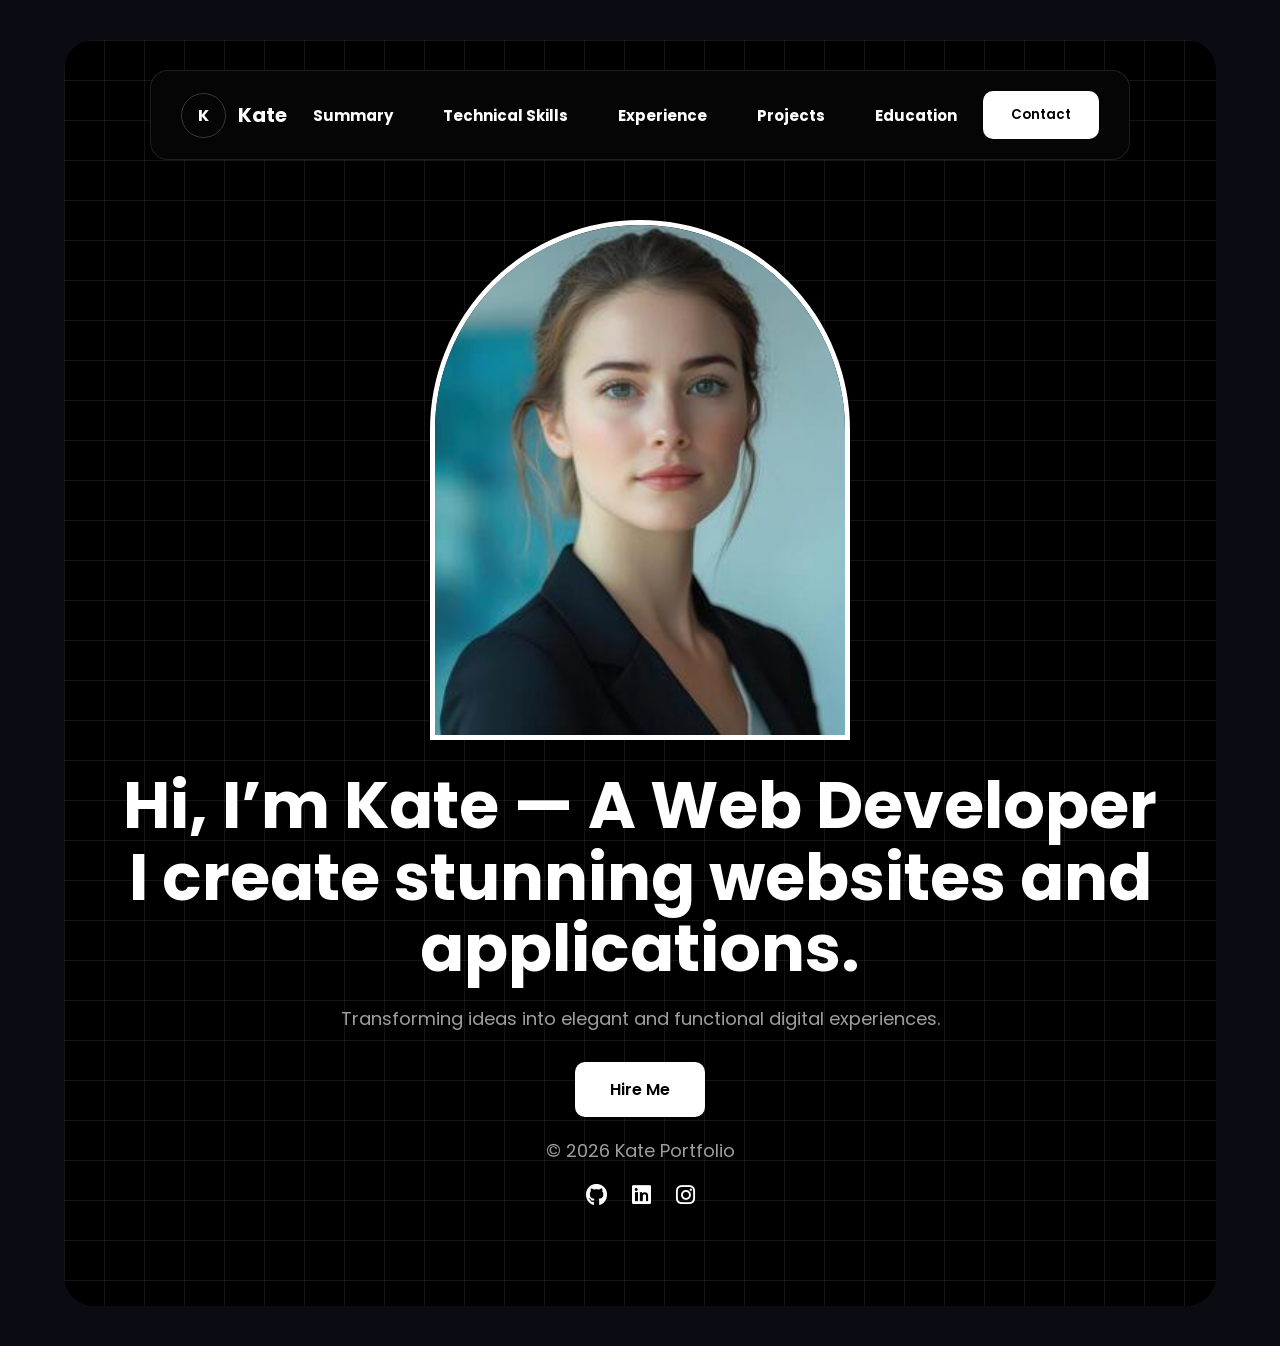
<file: index.html>
<!DOCTYPE html>
<html lang="en">
<head>
    <link rel="stylesheet"
href="https://cdnjs.cloudflare.com/ajax/libs/font-awesome/6.5.1/css/all.min.css">

    <meta charset="UTF-8">
    <meta name="viewport" content="width=device-width, initial-scale=1.0">
    <title>Portfolio Design</title>

    <!-- GOOGLE FONT -->
    <link href="https://fonts.googleapis.com/css2?family=Poppins:wght@300;400;500;600;700&display=swap" rel="stylesheet">

    <style>

        *{
            margin: 0;
            padding: 0;
            box-sizing: border-box;
            font-family: 'Poppins', sans-serif;
        }

        body{
            background: #0b0b14;
            cursor: crosshair;
            color: white;
        }

        /* MAIN CONTAINER */

        .container{
            width: 90%;
            margin: 40px auto;
            min-height: 100vh;

            border-radius: 30px;

            /* GRID BACKGROUND */
            background-color: black;

            background-image:
            linear-gradient(rgba(255,255,255,0.08) 1px, transparent 1px),
            linear-gradient(90deg, rgba(255,255,255,0.08) 1px, transparent 1px);

            background-size: 40px 40px;

            padding-bottom: 100px;
            animation: fadeIn 1.5s ease;
        }

        @keyframes fadeIn{
    from{
        opacity: 0;
        transform: translateY(30px);
    }

    to{
        opacity: 1;
        transform: translateY(0);
    }
}
        

        /* NAVBAR */

        nav{
            width: 85%;
            margin: auto;

            display: flex;
            justify-content: space-between;
            align-items: center;

            padding: 20px 30px;

            background: #050505;

            border: 1px solid rgba(255,255,255,0.1);

            border-radius: 18px;

            position: relative;
            top: 30px;
        }

        /* LOGO */

        .logo{
            display: flex;
            align-items: center;
            gap: 12px;
        }

        .circle{
            width: 45px;
            height: 45px;
            border-radius: 50%;

            border: 1px solid rgba(255,255,255,0.2);

            display: flex;
            justify-content: center;
            align-items: center;

            font-weight: bold;
        }

        .logo h2{
            font-size: 20px;
        }

        /* NAV LINKS */

        .nav-links{
            display: flex;
            gap: 50px;
        }

        .nav-links a{
            text-decoration: none;
            color: white;
            font-size: 15px;
            transition: 0.3s;
        }

        .nav-links a:hover{
            color: #999;
        }

        /* ACTIVE BUTTON */

        .active{
            background: #161616;
            padding: 12px 22px;
            border-radius: 10px;
        }

        /* CONTACT BUTTON */

        .contact-btn{
            background: white;
            color: black;
            padding: 14px 28px;
            border-radius: 10px;
            border: none;

            font-weight: 600;
            cursor: pointer;
             transition: 0.3s;
        }
          .contact-btn:hover{
            transform: scale(1.05);
        }

        /* HERO SECTION */

        .hero{
            display: flex;
            flex-direction: column;
            align-items: center;

            margin-top: 90px;
            text-align: center;
        }

        /* IMAGE */

        .hero img{
            width: 420px;
            height: 520px;

            object-fit: cover;

            border-radius: 250px 250px 0 0;

            border: 5px solid white;
             transition: 0.4s;
        }
        .hero img:hover{
    transform: scale(1.03);
        }

        /* TEXT */

        .hero h1{
            font-size: 65px;
            line-height: 1.1;

            margin-top: 30px;
        }

        .hero p{
            margin-top: 20px;
            color: #9e9e9e;
            font-size: 18px;
        }

        /* BUTTON */

        .hero button{
            margin-top: 30px;

            padding: 15px 35px;

            border: none;
            border-radius: 10px;

            background: white;
            color: black;

            font-weight: 600;
            cursor: pointer;

            transition: 0.3s;
        }

        .hero button:hover{
            transform: scale(1.05);
        }

        /* RESPONSIVE DESIGN */

        @media(max-width: 900px){

            nav{
                flex-direction: column;
                gap: 20px;
            }

            .nav-links{
                gap: 20px;
                flex-wrap: wrap;
                justify-content: center;
            }

            .hero h1{
                font-size: 40px;
            }

            .hero img{
                width: 300px;
                height: 400px;
            }

        }
        .social-icons {
    display: flex;
    justify-content: center;
    gap: 25px;
    margin-top: 20px;
    font-size: 22px;
}

.social-icons i {
    cursor: pointer;
    transition: 0.3s;
}

.social-icons i:hover {
    transform: scale(1.2);
    color: #999;
}
.hire-btn{
    display: inline-block;

    margin-top: 30px;
    padding: 15px 35px;

    background: white;
    color: black;

    text-decoration: none;
    border-radius: 10px;

    font-weight: 600;
    cursor: pointer;

    transition: 0.3s;
}

.hire-btn:hover{
    transform: scale(1.05);
}

    </style>

</head>
<body>

    <div class="container">

        <!-- NAVBAR -->

        <nav>

            <!-- LOGO -->

            <div class="logo">

                <div class="circle">
                    K
                </div>

                  <h2>Kate</h2>

            </div>

            <!-- LINKS -->

            <!-- <div class="nav-links">

                <a class="active" href="">Home</a>
                <a href="">About</a>
                <a href="">Services</a>
                <a href="">Projects</a>

            </div> -->
             <div class="nav-links">
        <!-- <div><a href="index.html"><b>Home</b></a></div> -->
       <div> <a href="summary.html"><b>Summary</b></a> </div>
        <div><a href="technical.html"><b>Technical Skills</b></a></div>
        <div><a href="experience.html"><b>Experience</b></a></div>
        <div><a href="projects.html"><b>Projects</b></a></div>
        <div><a href="education.html"><b>Education</b></a></div>
    </div>

            <!-- BUTTON -->

            <button class="contact-btn">
                Contact
            </button>

        </nav>

        <!-- HERO SECTION -->

        <section class="hero">

            <!-- YOUR IMAGE -->

            <img src="a-woman-in-a-business-suit-looking-at-the-camera-photo.jpeg" alt="Profile Image">

            <!-- TEXT -->

            <h1>
                 Hi, I’m Kate — A Web Developer <br>
                I create stunning websites and applications.
            </h1>

            <p>
                Transforming ideas into elegant and functional digital experiences.
            </p>

            <!-- BUTTON -->

            <!-- HERO BUTTON -->
<a class="hire-btn" href="hireme.html">
    Hire Me
</a>
            <footer>
    <p>© 2026 Kate Portfolio</p>
</footer>
        
<!-- SOCIAL ICONS BELOW FOOTER -->
<div class="social-icons">
    <i class="fa-brands fa-github"></i>
    <i class="fa-brands fa-linkedin"></i>
    <i class="fa-brands fa-instagram"></i>
</div>

        </section>

    </div>

</body>
</html>
</file>
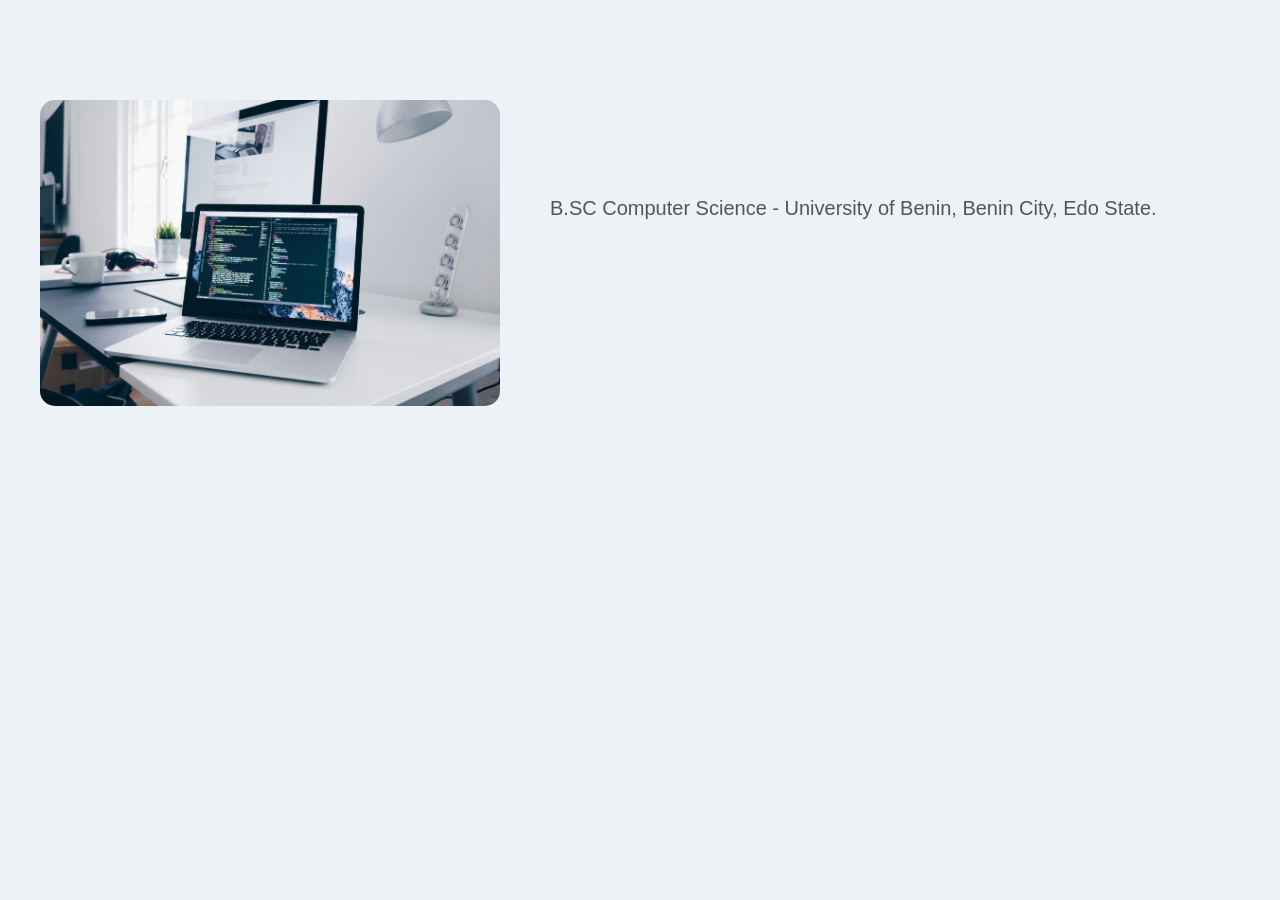
<file: education.html>
<!-- <!DOCTYPE html>
<html>
     <title>Background Image</title>
    <style>
        body {
            background-image: url("marvin-meyer-SYTO3xs06fU-unsplash.jpg"); /* path to your image */
            background-size: cover;            /* makes it fill the screen */
           /* background-repeat: no-repeat;      /* prevents repeating */
            background-position: center;   /* centers the image */
            color: black;    
        }
    </style>
</head>
    <body>
        <p>B.SC Cmputer Science - University of Benin, Benin City, Edo State.</p>  
    </body>
</html> -->


<!DOCTYPE html>
<html lang="en">
<head>
    <meta charset="UTF-8">
    <meta name="viewport" content="width=device-width, initial-scale=1.0">
    <title>My Portfolio</title>

    <style>

        /* Remove default spacing */
        *{
            margin: 0;
            padding: 0;
            box-sizing: border-box;
        }

        /* Page styling */
       body{
        cursor: crosshair;
    font-family: Arial, sans-serif;
   background-color: #edf2f7;
    padding-top: 100px;
    padding-left: 40px;
    padding-right: 40px;
}

        /* Main container */
        .container{
            display: flex;
            justify-content: space-between;
            align-items: flex-start;
            gap: 50px;
            animation: fadeIn 1.5s ease;
        }

        @keyframes fadeIn{
    from{
        opacity: 0;
        transform: translateY(30px);
    }

    to{
        opacity: 1;
        transform: translateY(0);
    }
}
        

        /* LEFT SIDE IMAGES */
        .image-section{
            width: 40%;
            display: flex;
            flex-direction: column;
            gap: 20px;
        }

        /* Image styling */
        .image-section img{
            width: 100%;
            border-radius: 15px;
            transition: 0.4s;
}

.image-section img:hover{
    transform: scale(1.03);

        }

        /* RIGHT SIDE TEXT */
        .text-section{
            width: 60%;
             margin-top: 90px;
        }



        /* Paragraphs */
        .text-section p{
            font-size: 20px;
            line-height: 1.8;
            color: #555;
        }


    </style>
</head>

<body>

    <div class="container">

        <!-- LEFT SIDE IMAGES -->
        <div class="image-section">

            <img src="christopher-gower-m_HRfLhgABo-unsplash.jpg" alt="My Picture">
            <!-- <img src="austin-poon-JO_S6ewBqAk-unsplash.jpg" alt="Project Image">
            <img src="image3.jpg" alt="Another Image"> -->

        </div>

        <!-- RIGHT SIDE TEXT -->
        <div class="text-section">

            <p>
                B.SC Computer Science - University of Benin, Benin City, Edo State.
            </p>

           
        </div>

    </div>

</body>
</html>
</file>
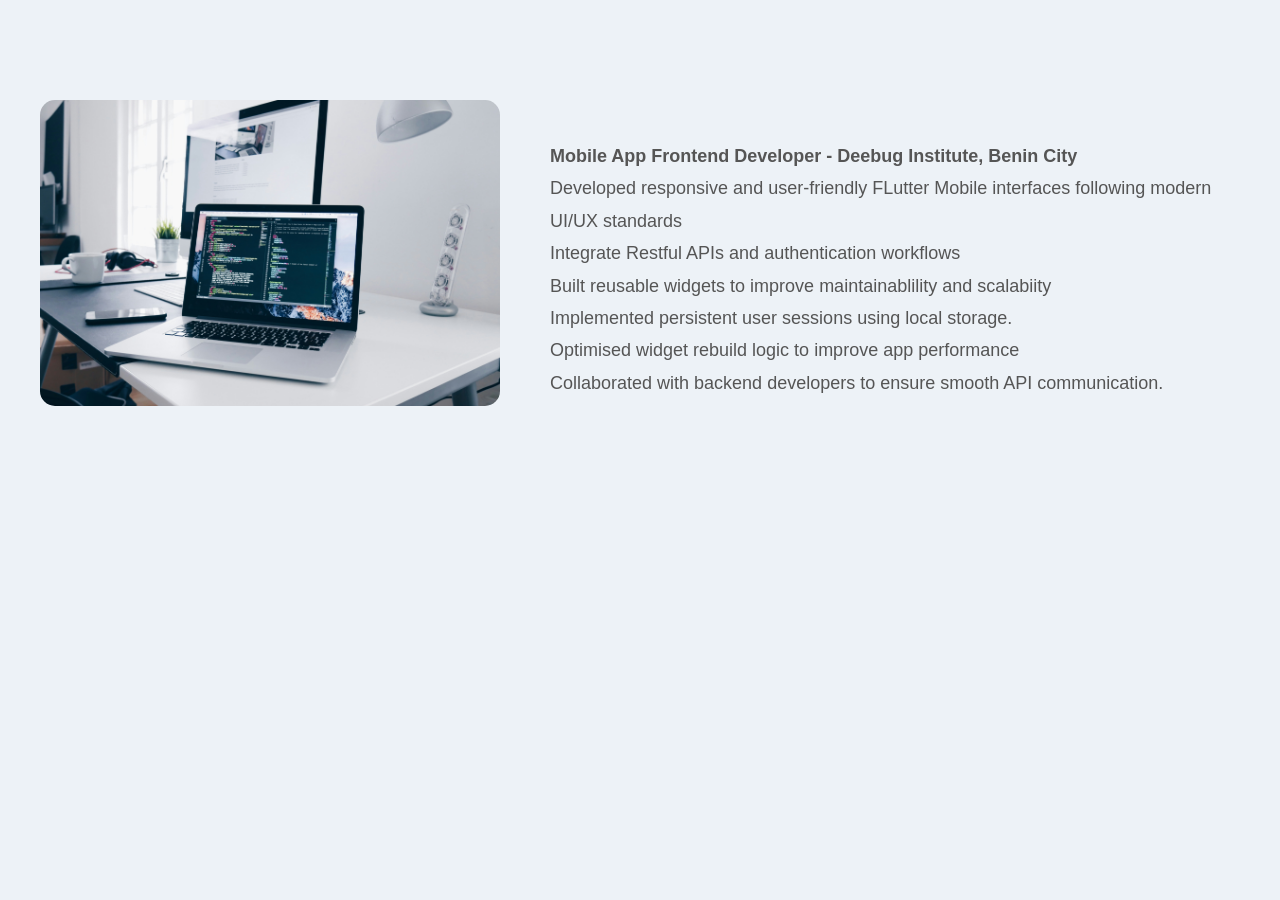
<file: experience.html>
<!-- <!DOCTYPE html>
<html>
    <title>Background Image</title>
    <style>
        body {
            background-image: url("christopher-gower-m_HRfLhgABo-unsplash.jpg"); /* path to your image */
            background-size: cover;            /* makes it fill the screen */
           /* background-repeat: no-repeat;      /* prevents repeating */
            background-position: center;   /* centers the image */
            color: rgb(50, 69, 238);    
        }
    </style>
<body>  
<p>Mobile App Frontend Developer - Deebug Institute, Benin City<br> <ul>
  <li>Developed repomsive and user-friendly FLutter Mobile interfaces following modern UI/UX standards </li>
  <li>Integrate Restful APIs and authentication workflows</li>
  <li>Built reusable widgets to improve maintainablility and scalabiity</li>
  <li>Implemented persistent user sessions using local storage.</li>
  <li>Optimised widget rebuild logic to improve app performance</li>
  <li> Collaborated with backend developers to ensure smooth API communication.</li>
</ul></p> 
</body>
</html> -->


<!DOCTYPE html>
<html lang="en">
<head>
    <meta charset="UTF-8">
    <meta name="viewport" content="width=device-width, initial-scale=1.0">
    <title>My Portfolio</title>

    <style>

        /* Remove default spacing */
        *{
            margin: 0;
            padding: 0;
            box-sizing: border-box;
        }

        /* Page styling */
       body{
        cursor: crosshair;
    font-family: Arial, sans-serif;
   background-color: #edf2f7;
    padding-top: 100px;
    padding-left: 40px;
    padding-right: 40px;
}

        /* Main container */
        .container{
            display: flex;
            justify-content: space-between;
            align-items: flex-start;
            gap: 50px;
            animation: fadeIn 1.5s ease;
        }

        @keyframes fadeIn{
    from{
        opacity: 0;
        transform: translateY(30px);
    }

    to{
        opacity: 1;
        transform: translateY(0);
    }
}
        

        /* LEFT SIDE IMAGES */
        .image-section{
            width: 40%;
            display: flex;
            flex-direction: column;
            gap: 20px;
        }

        /* Image styling */
        .image-section img{
            width: 100%;
            border-radius: 15px;
            transition: 0.4s;
}

.image-section img:hover{
    transform: scale(1.03);
        }

        /* RIGHT SIDE TEXT */
        .text-section{
            width: 60%;
             margin-top: 40px;
        }



        /* Paragraphs */
        .text-section p{
            font-size: 18px;
            line-height: 1.8;
            color: #555;
        }


    </style>
</head>

<body>

    <div class="container">

        <!-- LEFT SIDE IMAGES -->
        <div class="image-section">

            <img src="christopher-gower-m_HRfLhgABo-unsplash.jpg" alt="My Picture">
            <!-- <img src="austin-poon-JO_S6ewBqAk-unsplash.jpg" alt="Project Image">
            <img src="image3.jpg" alt="Another Image"> -->

        </div>

        <!-- RIGHT SIDE TEXT -->
        <div class="text-section">

            <p><b>Mobile App Frontend Developer - Deebug Institute, Benin City</b><br> 
  Developed responsive and user-friendly FLutter Mobile interfaces following modern UI/UX standards 
  <br>
  Integrate Restful APIs and authentication workflows
    <br>
  Built reusable widgets to improve maintainablility and scalabiity
    <br>
  Implemented persistent user sessions using local storage.
    <br>
  Optimised widget rebuild logic to improve app performance
    <br>
   Collaborated with backend developers to ensure smooth API communication.
</p> 

           
        </div>

    </div>

</body>
</html>
</file>
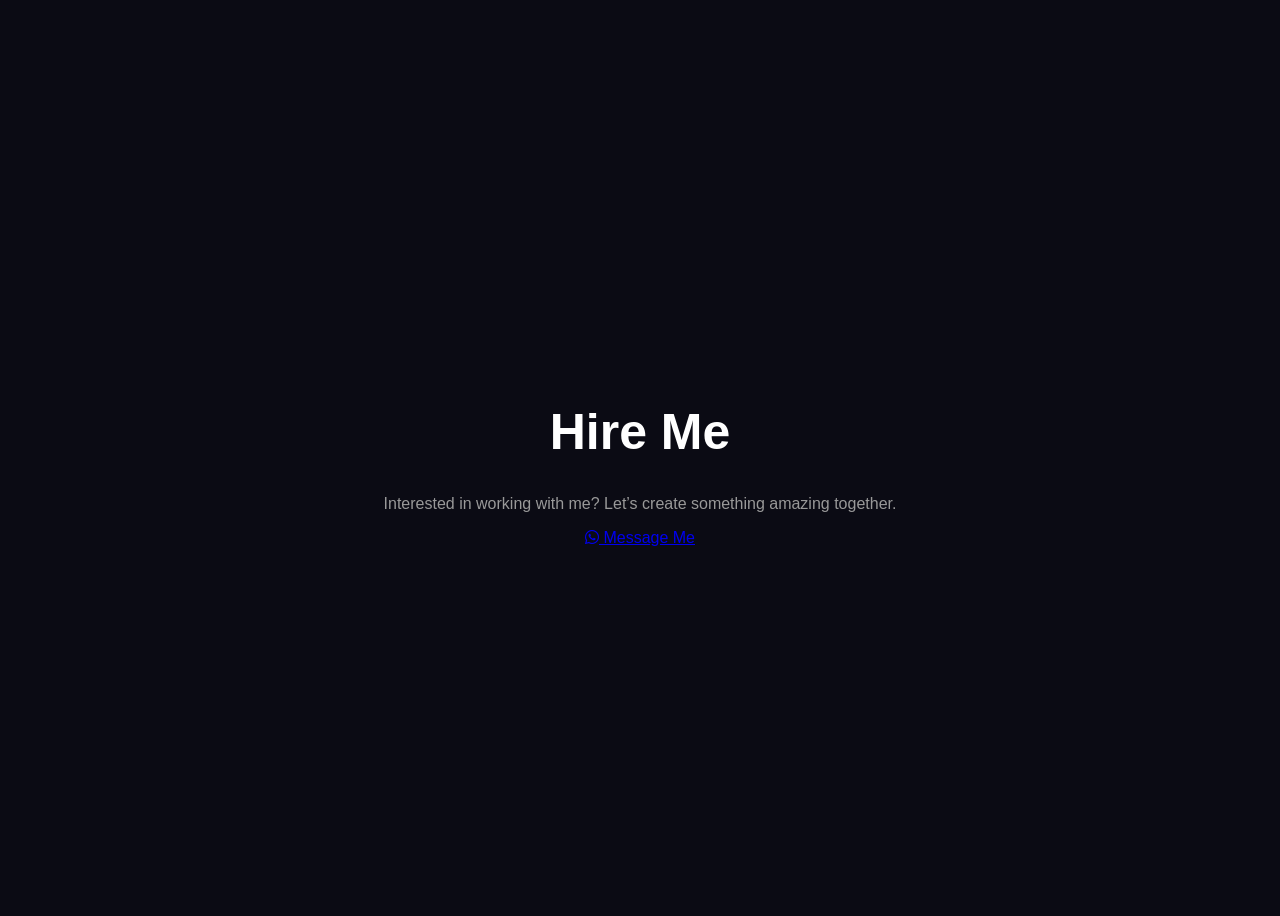
<file: hireme.html>
<!DOCTYPE html>
<html lang="en">
<head>
     <link rel="stylesheet"
href="https://cdnjs.cloudflare.com/ajax/libs/font-awesome/6.5.1/css/all.min.css">
    <meta charset="UTF-8">
    <meta name="viewport" content="width=device-width, initial-scale=1.0">
    <title>Hire Me</title>

    <style>

        body{
            background: #0b0b14;
            color: white;
            font-family: Arial;
            display: flex;
            justify-content: center;
            align-items: center;
            height: 100vh;
        }

        .hire-container{
            text-align: center;
        }

        h1{
            font-size: 50px;
        }

        p{
            margin-top: 15px;
            color: #999;
        }

        button{
            margin-top: 25px;
            padding: 15px 30px;
            border: none;
            border-radius: 10px;
            background: white;
            color: black;
            cursor: pointer;
            font-weight: bold;
        }

    </style>

</head>
<body>

    <div class="hire-container">

        <h1>Hire Me</h1>

        <p>
            Interested in working with me?
            Let’s create something amazing together.
        </p>

        <a class="hire-btn"
href="https://wa.me/2348105531583"
target="_blank">

    <i class="fa-brands fa-whatsapp"></i>
    Message Me

</a>
    </div>

</body>
</html>
</file>
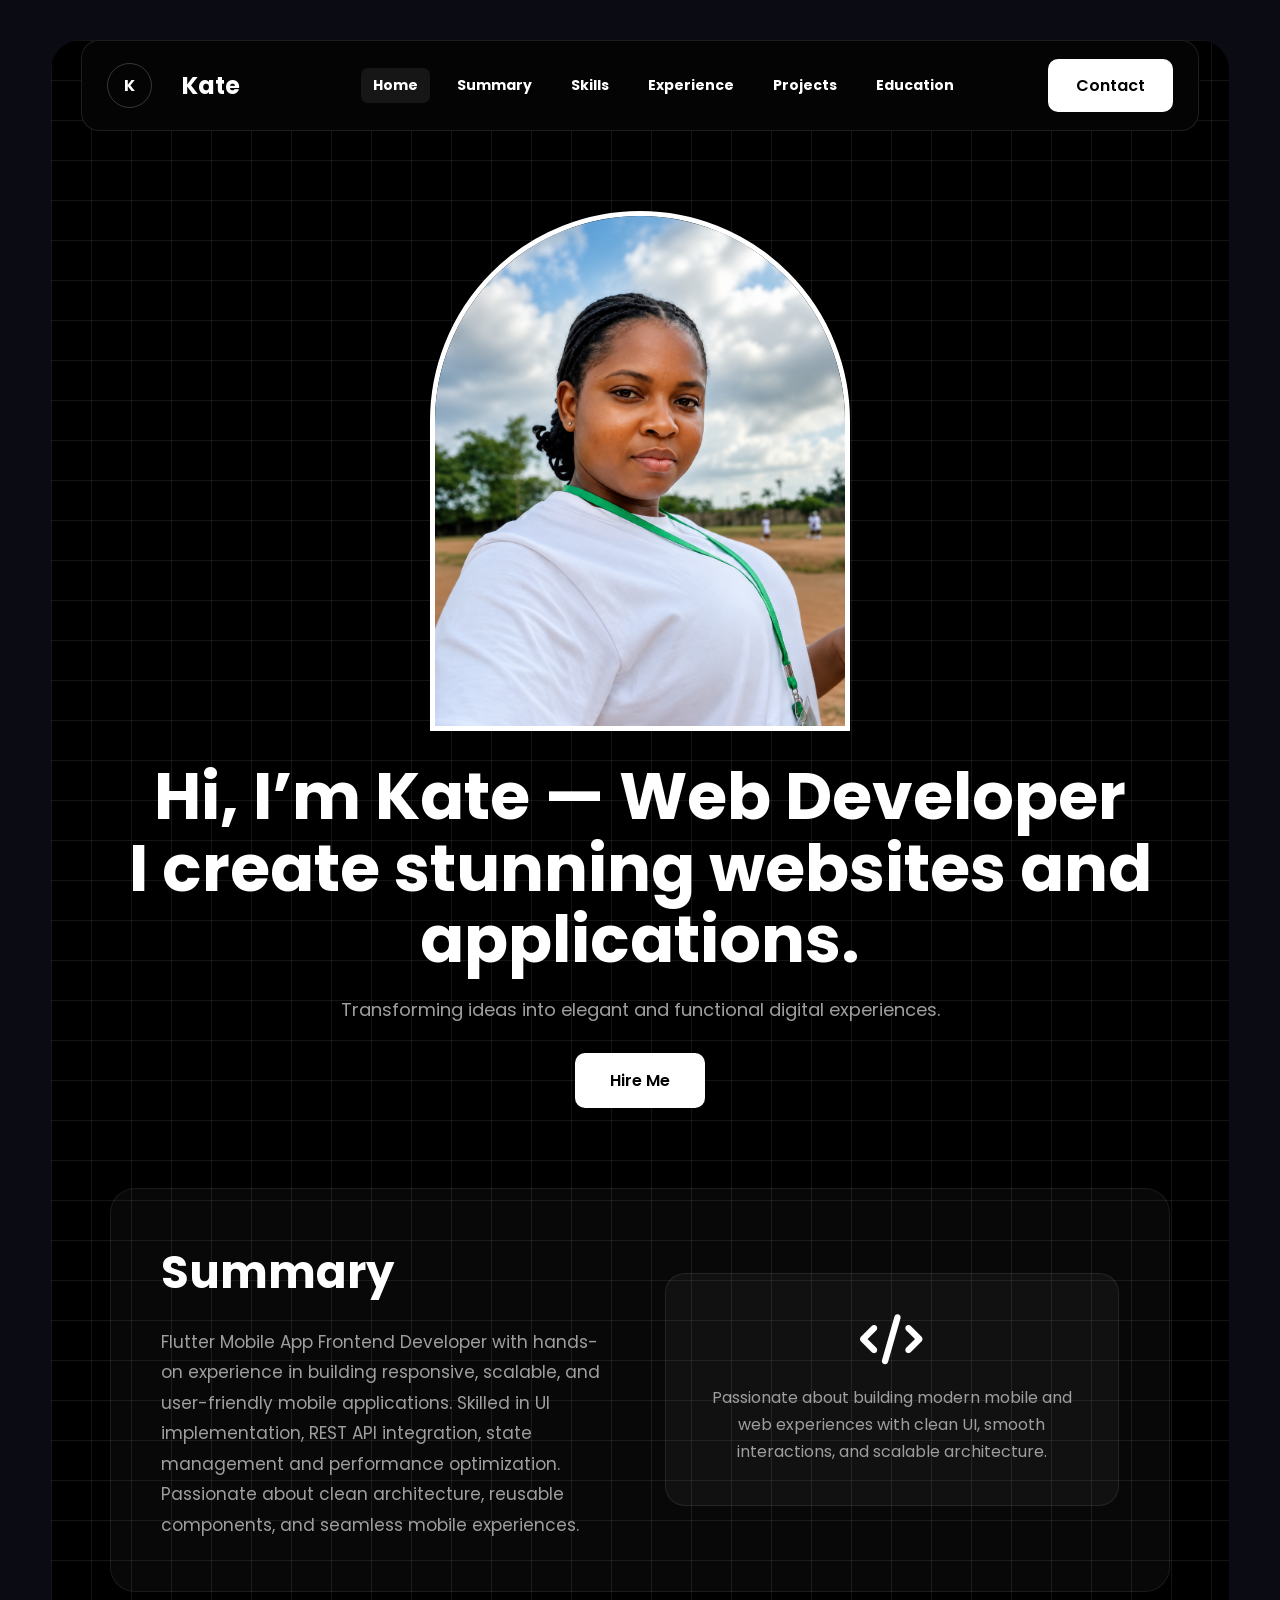
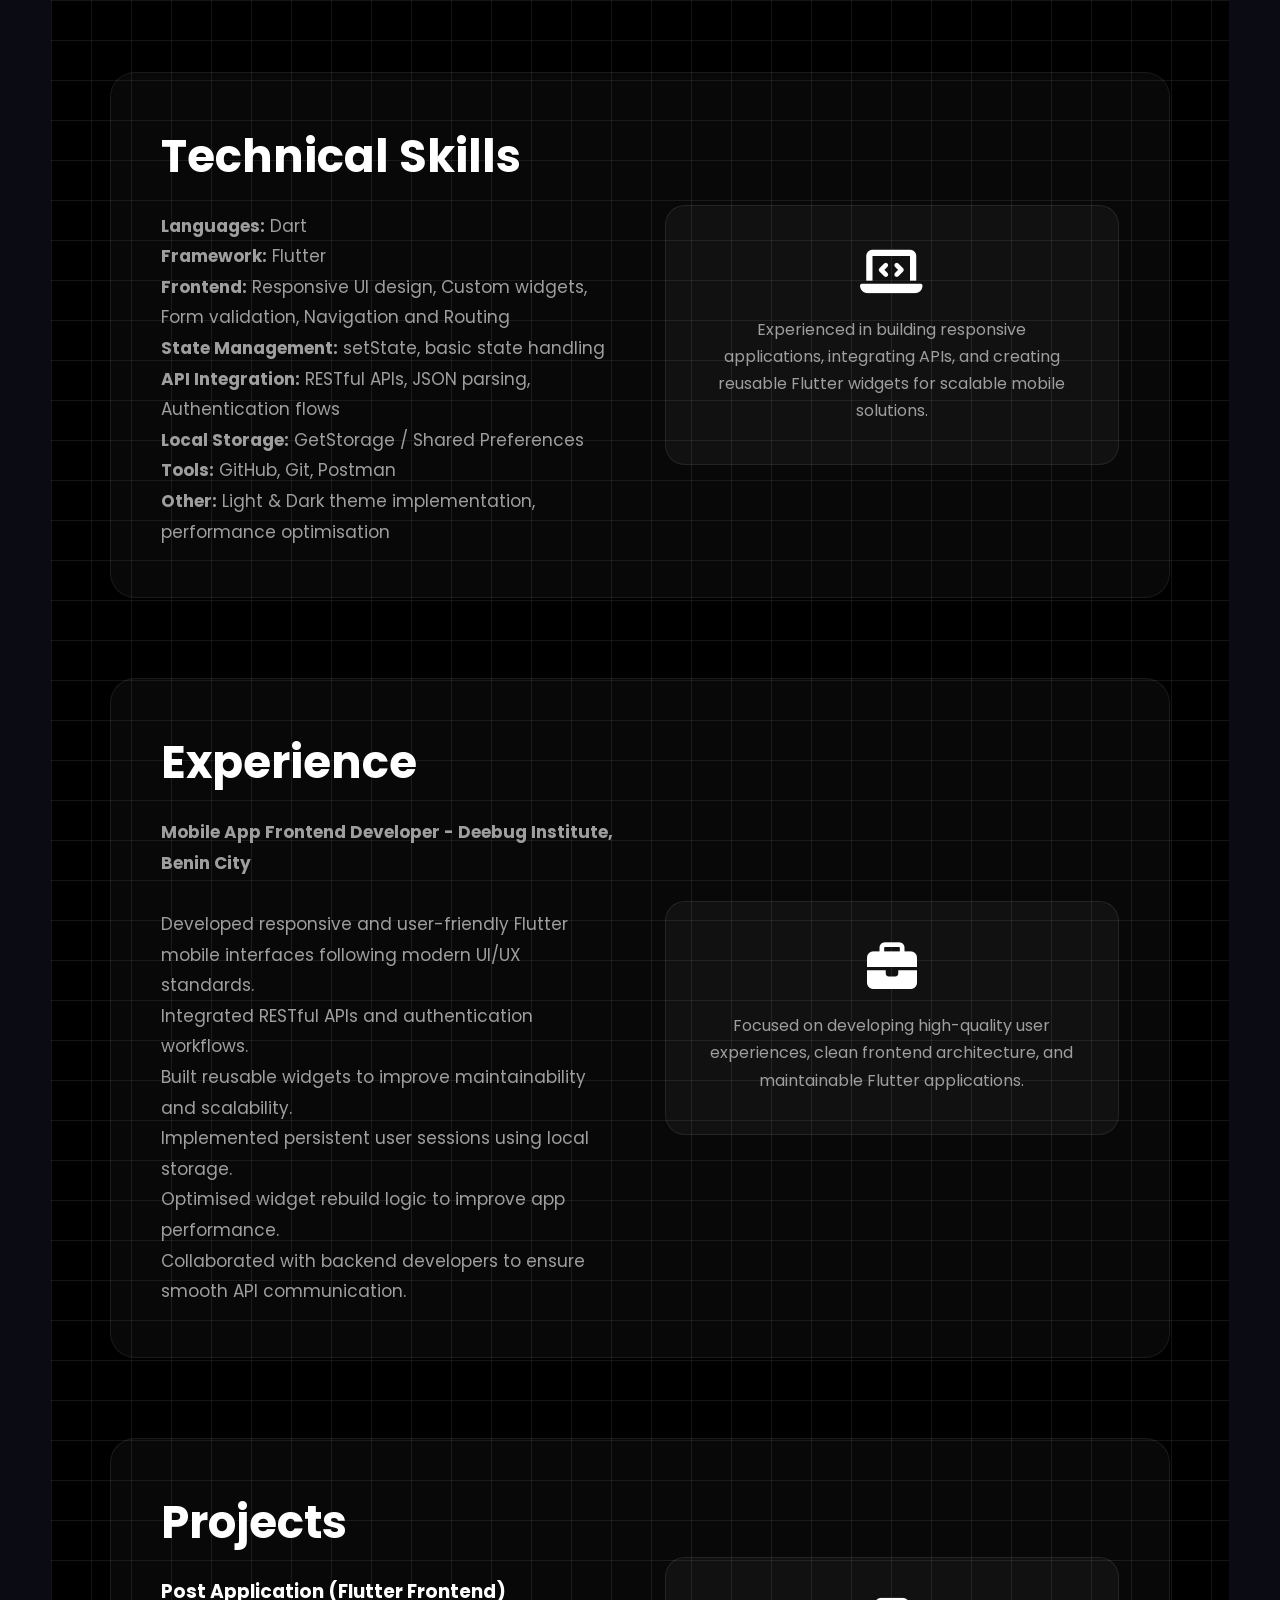
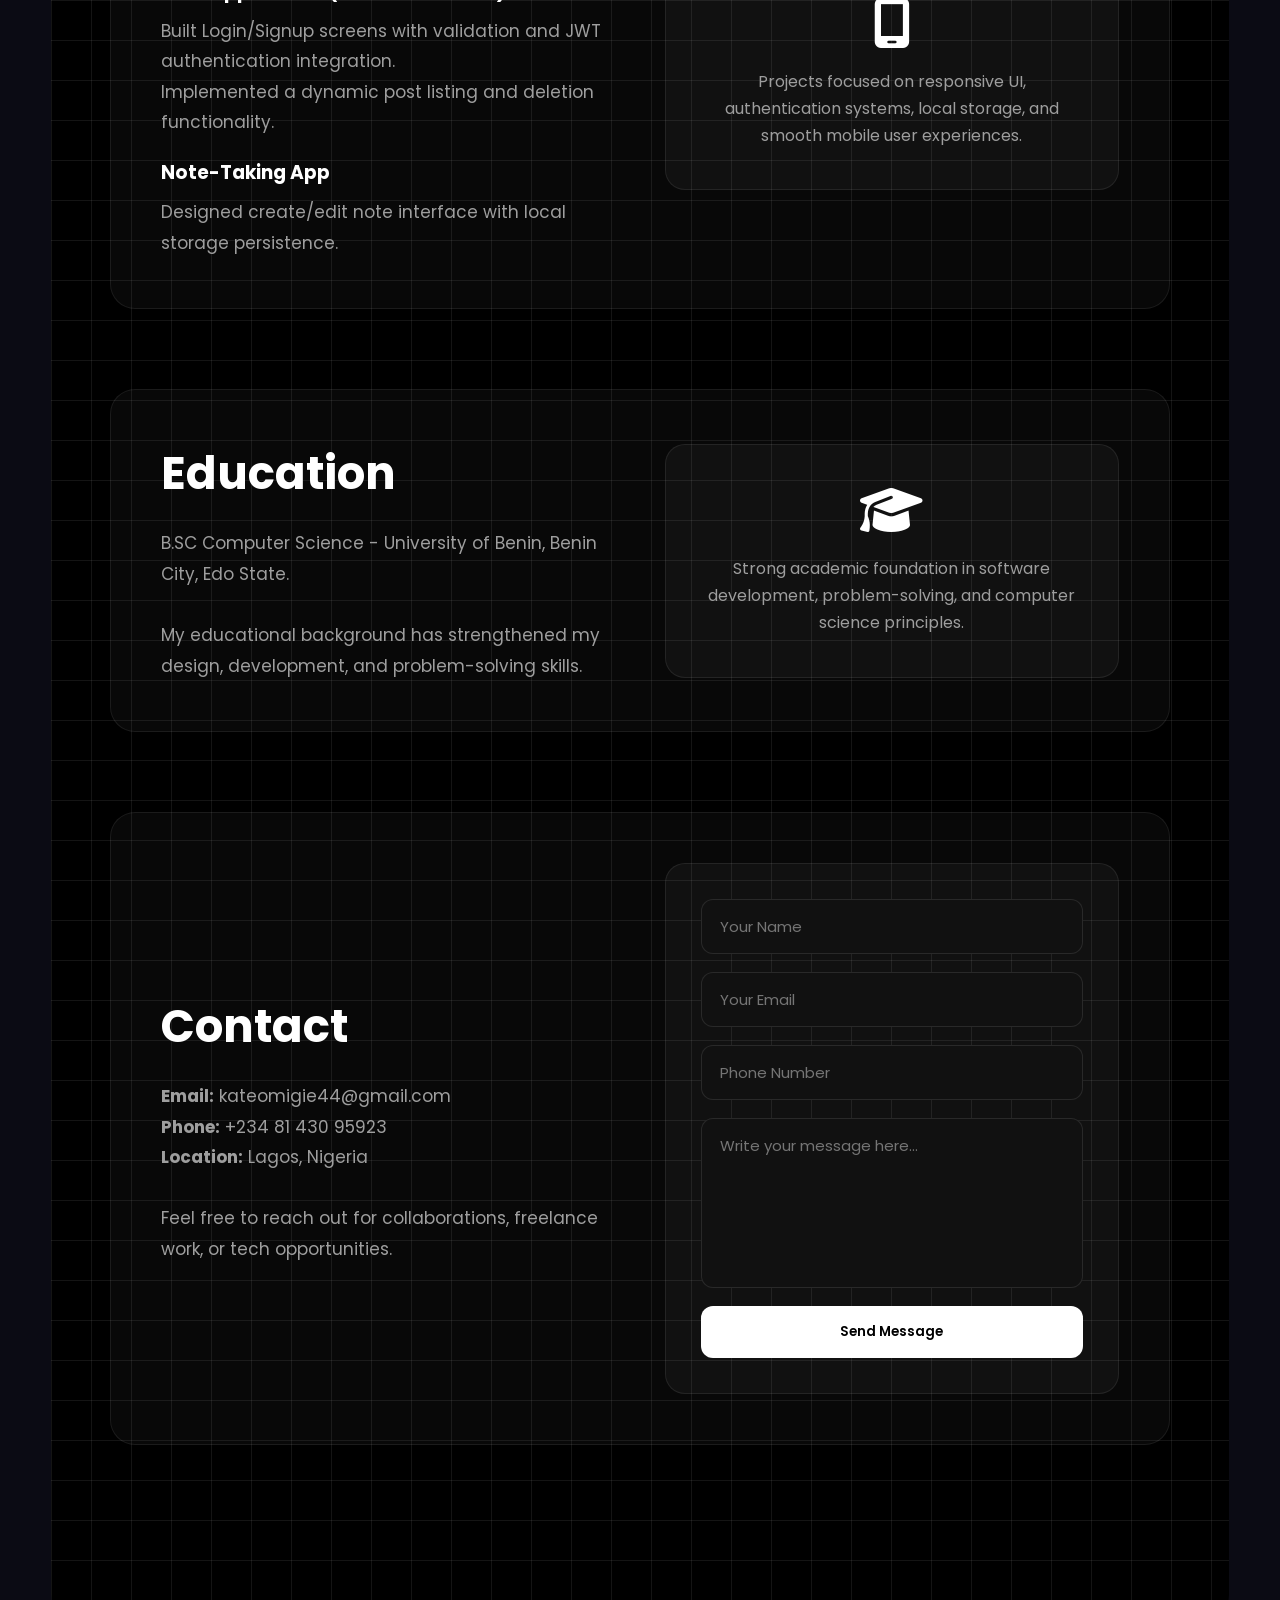
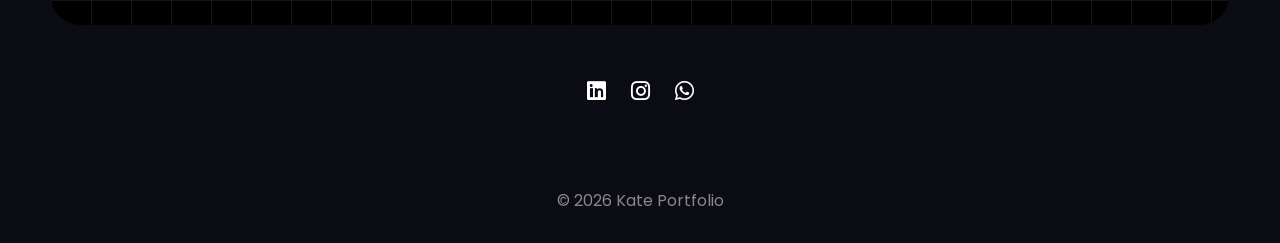
<file: main.html>
<!DOCTYPE html>
<html lang="en">
<head>

    <meta charset="UTF-8">
    <meta name="viewport" content="width=device-width, initial-scale=1.0">

    <title>Modern Portfolio</title>

    <!-- GOOGLE FONT -->
    <link href="https://fonts.googleapis.com/css2?family=Poppins:wght@300;400;500;600;700&display=swap" rel="stylesheet">

    <!-- FONT AWESOME -->
    <link rel="stylesheet"
    href="https://cdnjs.cloudflare.com/ajax/libs/font-awesome/6.5.1/css/all.min.css">
      
      <!-- EXTERNAL CSS -->
    <link rel="stylesheet" href="styles.css">

</head>

<body>

    <div class="container">

        <!-- NAVBAR -->
        <nav class="kates_nav">
            <!-- LOGO -->
            <div class="logo">
                <div class="circle">
                    K
                </div>
                <h2>Kate</h2>
            </div>

            <!-- NAV LINKS -->

            <div class="nav-links">

                <a class="active" href="#home"><b>Home</b></a>

                <a href="#summary"><b>Summary</b></a>

                <a href="#technical"><b>Skills</b></a>

                <a href="#experience"><b>Experience</b></a>

                <a href="#projects"><b>Projects</b></a>

                <a href="#education"><b>Education</b></a>

            </div>

            <!-- CONTACT BUTTON -->

            <a href="#contact" class="contact-btn">
                Contact
            </a>

        </nav>

        <!-- HERO SECTION -->

        <section class="hero" id="home">

            <img src="images/myImage.png" alt="Profile Image">

            <h1>
                Hi, I’m Kate — Web Developer <br>
                I create stunning websites and applications.
            </h1>

            <p>
                Transforming ideas into elegant and functional digital experiences.
            </p>

            <a class="hire-btn" href="hireme.html">
                Hire Me
            </a>

        </section>

        <!-- SUMMARY SECTION -->

        <section class="content-section" id="summary">

            <div class="section-text">

                <h2>Summary</h2>

                <p>
                    Flutter Mobile App Frontend Developer with hands-on experience in building responsive,
                    scalable, and user-friendly mobile applications. Skilled in UI implementation,
                    REST API integration, state management and performance optimization.
                    Passionate about clean architecture, reusable components,
                    and seamless mobile experiences.
                </p>

            </div>

            <div class="section-image">

                <div class="info-card">
                    <i class="fa-solid fa-code"></i>

                    <p>
                        Passionate about building modern mobile and web experiences with clean UI,
                        smooth interactions, and scalable architecture.
                    </p>
                </div>

            </div>

        </section>

        <!-- TECHNICAL SKILLS SECTION -->

        <section class="content-section" id="technical">

            <div class="section-text">

                <h2>Technical Skills</h2>

                <p>
                    <b>Languages:</b> Dart <br>

                    <b>Framework:</b> Flutter <br>

                    <b>Frontend:</b> Responsive UI design, Custom widgets,
                    Form validation, Navigation and Routing <br>

                    <b>State Management:</b> setState, basic state handling <br>

                    <b>API Integration:</b> RESTful APIs, JSON parsing,
                    Authentication flows <br>

                    <b>Local Storage:</b> GetStorage / Shared Preferences <br>

                    <b>Tools:</b> GitHub, Git, Postman <br>

                    <b>Other:</b> Light & Dark theme implementation,
                    performance optimisation
                </p>

            </div>

            <div class="section-image">

                <div class="info-card">
                    <i class="fa-solid fa-laptop-code"></i>

                    <p>
                        Experienced in building responsive applications,
                        integrating APIs, and creating reusable Flutter widgets
                        for scalable mobile solutions.
                    </p>
                </div>

            </div>

        </section>

        <!-- EXPERIENCE SECTION -->

        <section class="content-section" id="experience">

            <div class="section-text">

                <h2>Experience</h2>

                <p>
                    <b>Mobile App Frontend Developer - Deebug Institute, Benin City</b><br><br>

                    Developed responsive and user-friendly Flutter mobile interfaces
                    following modern UI/UX standards.<br>

                    Integrated RESTful APIs and authentication workflows.<br>

                    Built reusable widgets to improve maintainability and scalability.<br>

                    Implemented persistent user sessions using local storage.<br>

                    Optimised widget rebuild logic to improve app performance.<br>

                    Collaborated with backend developers to ensure smooth API communication.
                </p>

            </div>

            <div class="section-image">

                <div class="info-card">
                    <i class="fa-solid fa-briefcase"></i>

                    <p>
                        Focused on developing high-quality user experiences,
                        clean frontend architecture, and maintainable Flutter applications.
                    </p>
                </div>

            </div>

        </section>

        <!-- PROJECTS SECTION -->

        <section class="content-section" id="projects">

            <div class="section-text">

                <h2>Projects</h2>

                <h3>Post Application (Flutter Frontend)</h3>

                <p>
                    Built Login/Signup screens with validation
                    and JWT authentication integration.<br>

                    Implemented a dynamic post listing
                    and deletion functionality.
                </p>

                <h3>Note-Taking App</h3>

                <p>
                    Designed create/edit note interface
                    with local storage persistence.
                </p>

            </div>

            <div class="section-image">

                <div class="info-card">
                    <i class="fa-solid fa-mobile-screen"></i>

                    <p>
                        Projects focused on responsive UI,
                        authentication systems, local storage,
                        and smooth mobile user experiences.
                    </p>
                </div>

            </div>

        </section>

        <!-- EDUCATION SECTION -->

        <section class="content-section" id="education">

            <div class="section-text">

                <h2>Education</h2>

                <p>
                    B.SC Computer Science - University of Benin,
                    Benin City, Edo State.<br><br>

                    My educational background has strengthened my design,
                    development, and problem-solving skills.
                </p>

            </div>

            <div class="section-image">

                <div class="info-card">
                    <i class="fa-solid fa-graduation-cap"></i>

                    <p>
                        Strong academic foundation in software development,
                        problem-solving, and computer science principles.
                    </p>
                </div>

            </div>

        </section>

        <!-- CONTACT SECTION -->

        <section class="content-section" id="contact">

            <div class="section-text">

                <h2>Contact</h2>

                <p>
                    <b>Email:</b> kateomigie44@gmail.com <br>

                    <b>Phone:</b> +234 81 430 95923 <br>

                    <b>Location:</b> Lagos, Nigeria <br><br>

                    Feel free to reach out for collaborations,
                    freelance work, or tech opportunities.
                </p>

            </div>

            <div class="section-image">

    <form class="contact-form" id="whatsappForm">

        <input type="text" id="name" placeholder="Your Name" required>

        <input type="email" id="email" placeholder="Your Email" required>

        <input type="tel" id="phone" placeholder="Phone Number" required>

        <textarea id="message"
        placeholder="Write your message here..."
        rows="6"
        required></textarea>

        <button type="submit">
            Send Message
        </button>

    </form>

</div>

            </div>

        </section>

        <!-- SOCIAL ICONS -->

        <div class="social-icons">

            <!-- <a href="#">
                <i class="fa-brands fa-github"></i>
            </a> -->

           <a href="https://linkedin.com/in/KATE OMIGIE" target="_blank">
    <i class="fa-brands fa-linkedin"></i>
</a>

           <a href="https://instagram.com/echowavehq" target="_blank">
    <i class="fa-brands fa-instagram"></i>
</a>
           <a href="https://wa.me/2348143095923" target="_blank">
    <i class="fa-brands fa-whatsapp"></i>
</a>

        </div>

        <!-- FOOTER -->

        <footer>

            <p>© 2026 Kate Portfolio</p>

        </footer>

    </div>

    <script>

    const whatsappForm = document.getElementById("whatsappForm");

    whatsappForm.addEventListener("submit", function(e){

        e.preventDefault();

        let name = document.getElementById("name").value;

        let email = document.getElementById("email").value;

        let phone = document.getElementById("phone").value;

        let message = document.getElementById("message").value;

        let whatsappMessage =
`Hello Kate,

Name: ${name}
Email: ${email}
Phone: ${phone}

Message:
${message}`;

        let encodedMessage =
        encodeURIComponent(whatsappMessage);

        let whatsappNumber = "2348143095923";

        let whatsappURL =
`https://wa.me/${whatsappNumber}?text=${encodedMessage}`;

        window.open(whatsappURL, "_blank");

    });

</script>

</body>
</html>
</file>
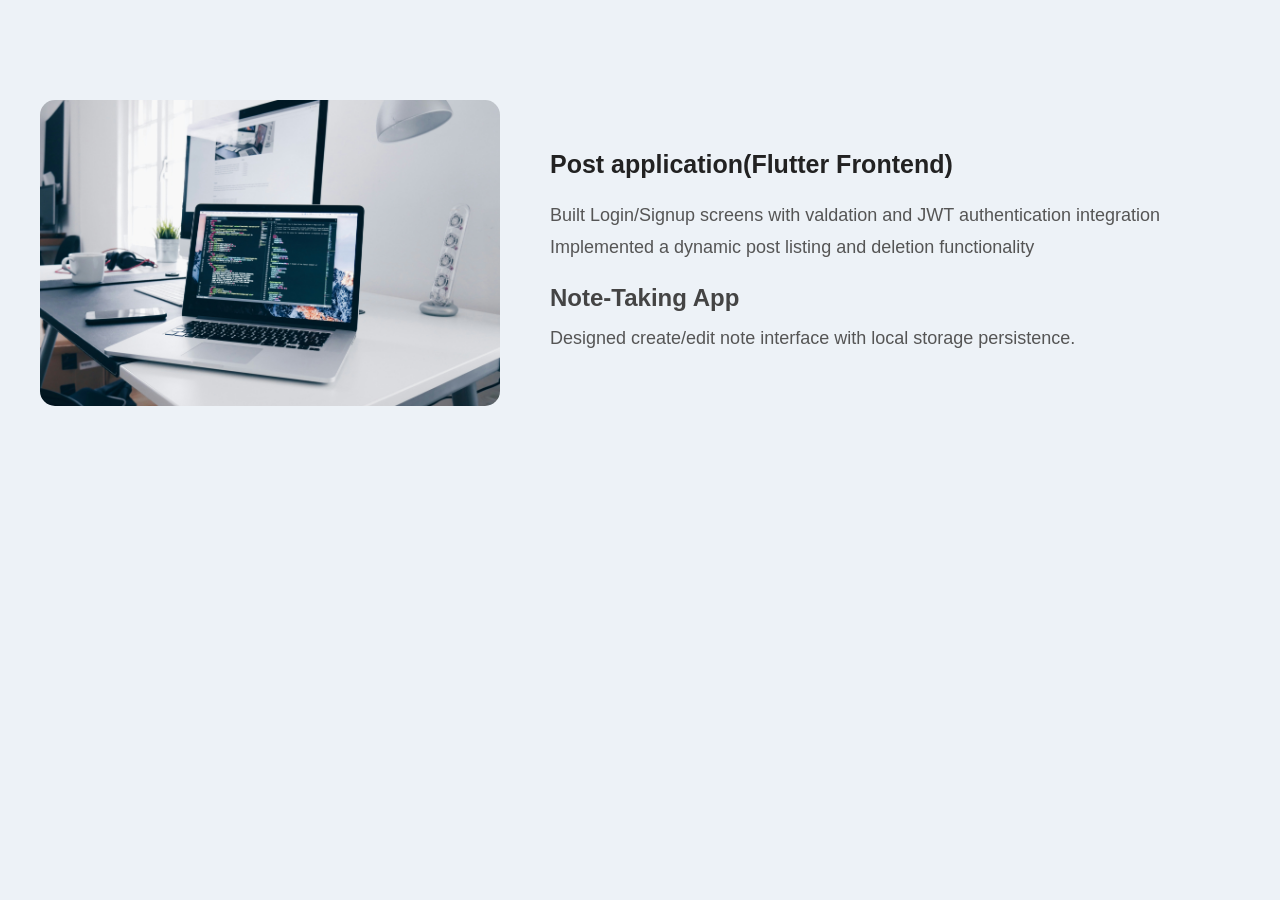
<file: projects.html>
<!DOCTYPE html>
<html lang="en">
<head>
    <meta charset="UTF-8">
    <meta name="viewport" content="width=device-width, initial-scale=1.0">
    <title>My Portfolio</title>

    <style>

        /* Remove default spacing */
        *{
            margin: 0;
            padding: 0;
            box-sizing: border-box;
        }

        /* Page styling */
       body{
         cursor: crosshair;
    font-family: Arial, sans-serif;
   background-color: #edf2f7;
    padding-top: 100px;
    padding-left: 40px;
    padding-right: 40px;
}

        /* Main container */
        .container{
            display: flex;
            justify-content: space-between;
            align-items: flex-start;
            gap: 50px;
             animation: fadeIn 1.5s ease;
        }

        @keyframes fadeIn{
    from{
        opacity: 0;
        transform: translateY(30px);
    }

    to{
        opacity: 1;
        transform: translateY(0);
    }
}

        /* LEFT SIDE IMAGES */
        .image-section{
            width: 40%;
            display: flex;
            flex-direction: column;
            gap: 20px;
        }

        /* Image styling */
        .image-section img{
            width: 100%;
            border-radius: 15px;

            transition: 0.4s;
}

.image-section img:hover{
    transform: scale(1.03);

        }

        /* RIGHT SIDE TEXT */
        .text-section{
            
            width: 60%;
             margin-top: 50px;
        }

        /* Headings */
        .text-section h1{
            font-size: 25px;
            margin-bottom: 20px;
            color: #222;
        }

        .text-section h2{
            margin-top: 20px;
            margin-bottom: 10px;
            color: #444;
        }

        /* Paragraphs */
        .text-section p{
            font-size: 18px;
            line-height: 1.8;
            color: #555;
        }


    </style>
</head>

<body>

    <div class="container">

        <!-- LEFT SIDE IMAGES -->
        <div class="image-section">

            <img src="christopher-gower-m_HRfLhgABo-unsplash.jpg" alt="My Picture">
            <!-- <img src="austin-poon-JO_S6ewBqAk-unsplash.jpg" alt="Project Image">
            <img src="image3.jpg" alt="Another Image"> -->

        </div>

        <!-- RIGHT SIDE TEXT -->
        <div class="text-section">

            <h1> Post application(Flutter Frontend)</h1>

            <p>
               Built Login/Signup screens with valdation and JWT authentication integration 
               <br>
              Implemented a dynamic post listing and deletion functionality
            </p>

            <h2>Note-Taking App</h2>

            <p>
                Designed create/edit note interface with local storage persistence.
            </p>

           
        </div>

    </div>

</body>
</html>
</file>
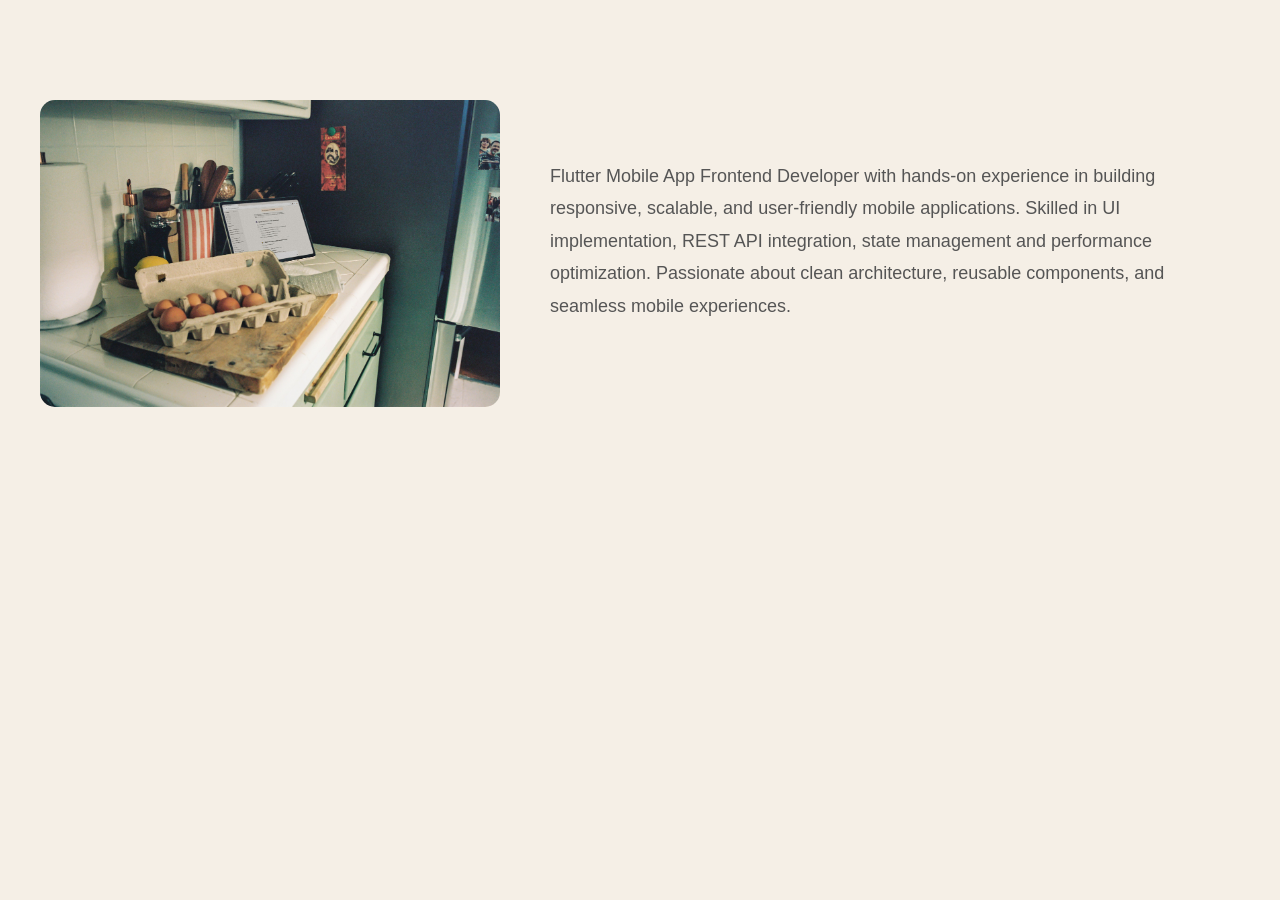
<file: summary.html>
<!DOCTYPE html>
<html lang="en">
<head>
    <meta charset="UTF-8">
    <meta name="viewport" content="width=device-width, initial-scale=1.0">
    <title>My Portfolio</title>

    <style>

        /* Remove default spacing */
        *{
            margin: 0;
            padding: 0;
            box-sizing: border-box;
        }

        /* Page styling */
       body{
        cursor: crosshair;
    font-family: Arial, sans-serif;
background-color: #f5efe6;
    padding-top: 100px;
    padding-left: 40px;
    padding-right: 40px;
}

        /* Main container */
        .container{
            display: flex;
            justify-content: space-between;
            align-items: flex-start;
            gap: 50px;
            animation: fadeIn 1.5s ease;
        }

        @keyframes fadeIn{
    from{
        opacity: 0;
        transform: translateY(30px);
    }

    to{
        opacity: 1;
        transform: translateY(0);
    }
}
        

        /* LEFT SIDE IMAGES */
        .image-section{
            width: 40%;
            display: flex;
            flex-direction: column;
            gap: 20px;
        }

        /* Image styling */
        .image-section img{
            width: 100%;
            border-radius: 15px;
            transition: 0.4s;
}

.image-section img:hover{
    transform: scale(1.03);
        }

        /* RIGHT SIDE TEXT */
        .text-section{
            width: 60%;
             margin-top: 60px;
        }


        /* Paragraphs */
        .text-section p{
            font-size: 18px;
            line-height: 1.8;
            color: #555;
        }

    </style>
</head>

<body>

    <div class="container">

        <!-- LEFT SIDE IMAGES -->
        <div class="image-section">

            <img src="microsoft-copilot-e6W48UPKijo-unsplash.jpg" alt="My Picture">
            <!-- <img src="austin-poon-JO_S6ewBqAk-unsplash.jpg" alt="Project Image">
            <img src="image3.jpg" alt="Another Image"> -->

        </div>

        <!-- RIGHT SIDE TEXT -->
        <div class="text-section">

            <p>Flutter Mobile App Frontend Developer with hands-on experience in building responsive, 
    scalable, and user-friendly mobile applications. Skilled in UI implementation, REST API integration,  state management and performance optimization. Passionate about clean architecture, reusable components, and seamless mobile experiences.</p>

            <!-- <button>Contact Me</button> -->

        </div>

    </div>

</body>
</html>
</file>
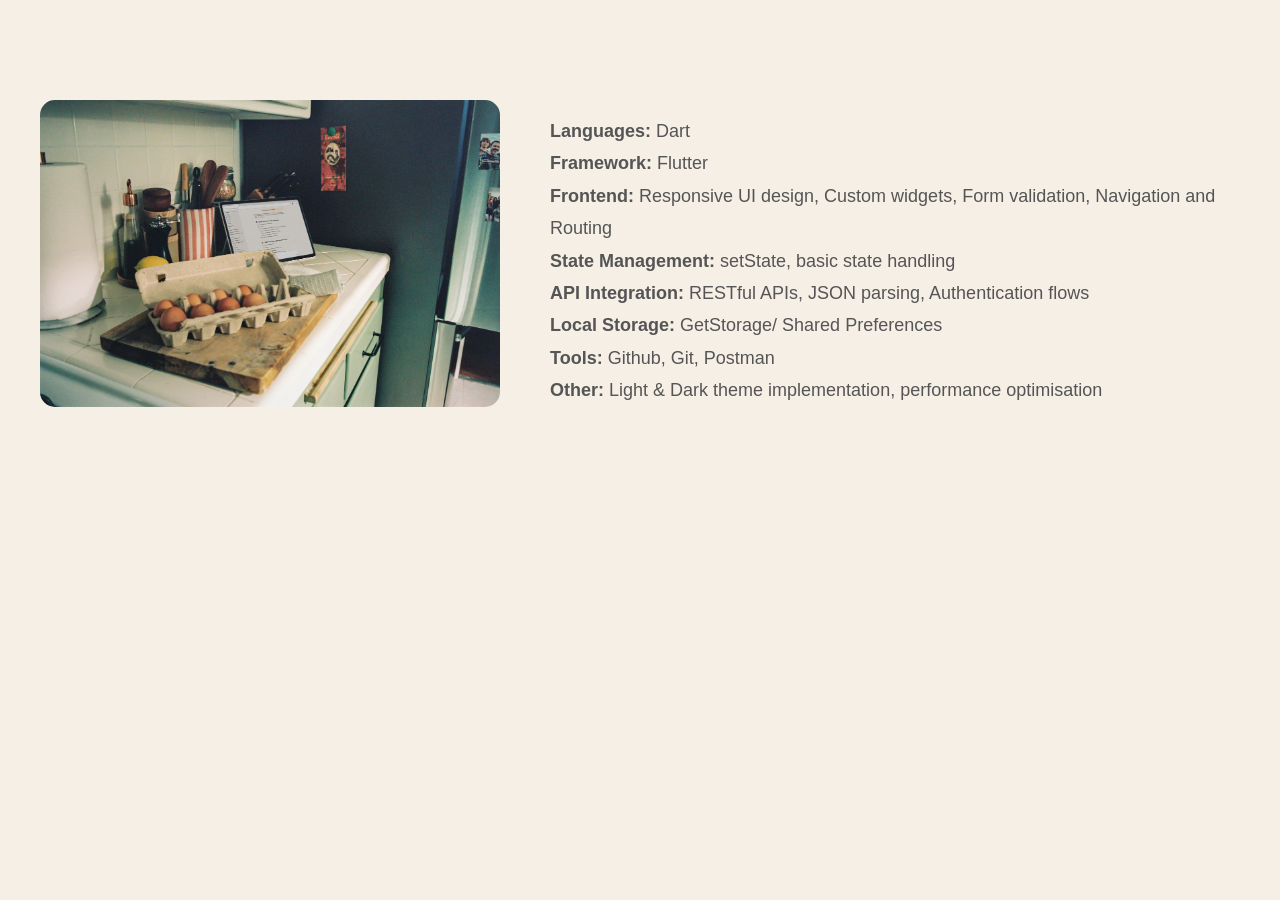
<file: technical.html>
<!DOCTYPE html>
<html lang="en">
<head>
    <meta charset="UTF-8">
    <meta name="viewport" content="width=device-width, initial-scale=1.0">
    <title>My Portfolio</title>

    <style>

        /* Remove default spacing */
        *{
            cursor: crosshair;
            margin: 0;
            padding: 0;
            box-sizing: border-box;
        }

        /* Page styling */
       body{
    font-family: Arial, sans-serif;
background-color: #f5efe6;
    padding-top: 100px;
    padding-left: 40px;
    padding-right: 40px;
}

        /* Main container */
        .container{
            display: flex;
            justify-content: space-between;
            align-items: flex-start;
            gap: 50px;
            animation: fadeIn 1.5s ease;
        }

        @keyframes fadeIn{
    from{
        opacity: 0;
        transform: translateY(30px);
    }

    to{
        opacity: 1;
        transform: translateY(0);
    }
}
        

        /* LEFT SIDE IMAGES */
        .image-section{
            width: 40%;
            display: flex;
            flex-direction: column;
            gap: 20px;
        }

        /* Image styling */
        .image-section img{
            width: 100%;
            border-radius: 15px;
            transition: 0.4s;
}

.image-section img:hover{
    transform: scale(1.03);
        }

        /* RIGHT SIDE TEXT */
        .text-section{
            width: 60%;
             margin-top: 15px;
        }

        /* Headings */
        .text-section h1{
            font-size: 25px;
            margin-bottom: 20px;
            color: #222;
        }

        .text-section h2{
            margin-top: 20px;
            margin-bottom: 10px;
            color: #444;
        }

        /* Paragraphs */
        .text-section p{
            font-size: 18px;
            line-height: 1.8;
            color: #555;
        }

    </style>
</head>

<body>

    <div class="container">

        <!-- LEFT SIDE IMAGES -->
        <div class="image-section">

            <img src="microsoft-copilot-e6W48UPKijo-unsplash.jpg" alt="My Picture">
            <!-- <img src="austin-poon-JO_S6ewBqAk-unsplash.jpg" alt="Project Image">
            <img src="image3.jpg" alt="Another Image"> -->

        </div>

        <!-- RIGHT SIDE TEXT -->
        <div class="text-section">

            <p><b>Languages:</b> Dart<br> <b> Framework:</b> Flutter<br> <b>Frontend:</b> Responsive UI design, Custom widgets, Form validation, Navigation and Routing<br>
                 <b>State Management:</b> setState, basic state handling <br><b>API Integration:</b> RESTful APIs, JSON parsing, Authentication flows<br><b>Local Storage:</b> GetStorage/ Shared Preferences<br><b>Tools:</b> Github, Git, 
    Postman<br> <b>Other:</b> Light & Dark theme implementation, performance optimisation</p>

            <!-- <button>Contact Me</button> -->

        </div>

    </div>

</body>
</html>
</file>
<file: styles.css>
*{
            margin: 0;
            padding: 0;
            box-sizing: border-box;
            font-family: 'Poppins', sans-serif;
            scroll-behavior: smooth;
        }

        html{
            scroll-behavior: smooth;
        }

        body{
            background: #0b0b14;
            cursor: crosshair;
            color: white;
            overflow-x: hidden;
        }

        /* MAIN CONTAINER */

        .container{
            width: 92%;
            margin: 40px auto;
            min-height: 100vh;

            border-radius: 30px;

            background-color: black;

            background-image:
            linear-gradient(rgba(255,255,255,0.08) 1px, transparent 1px),
            linear-gradient(90deg, rgba(255,255,255,0.08) 1px, transparent 1px);

            background-size: 40px 40px;

            padding-bottom: 100px;

            animation: fadeIn 1.5s ease;
        }

        @keyframes fadeIn{
            from{
                opacity: 0;
                transform: translateY(30px);
            }

            to{
                opacity: 1;
                transform: translateY(0);
            }
        }

        /* NAVBAR */

        nav{
            width: 95%;
            margin: auto;

            display: flex;
            align-items: center;

            padding: 18px 25px;

            background: rgba(5,5,5,0.9);

            border: 1px solid rgba(255,255,255,0.1);

            border-radius: 18px;

            position: sticky;
            top: 20px;

            z-index: 1000;

            backdrop-filter: blur(10px);
        }

        /* LOGO */

        .logo{
            display: flex;
            align-items: center;
            gap: 30px;
            position: relative;

            margin-right: 40px;
        }

        .circle{
            width: 45px;
            height: 45px;
            border-radius: 50%;

            border: 1px solid rgba(255,255,255,0.2);

            display: flex;
            justify-content: center;
            align-items: center;

            font-weight: bold;
        }

        /* NAV LINKS */

        .nav-links{
            display: flex;
            align-items: center;
            gap: 15px;
            width:fit-content;
            flex-wrap: wrap;
            justify-content: center;
            flex: 1;
        }

        .nav-links a{
            text-decoration: none;
            color: white;

            font-size: 14px;

            padding: 7px 12px;

            border-radius: 7px;

            transition: 0.3s;
        }

        .nav-links a:hover{
            background: #161616;
            color: #999;
        }

        .active{
            background: #161616;
        }

        /* CONTACT BUTTON */

        .contact-btn{
            background: white;
            color: black;

            padding: 14px 28px;

            border-radius: 10px;
            border: none;

            font-weight: 600;
            cursor: pointer;

            transition: 0.3s;

            text-decoration: none;
        }

        .contact-btn:hover{
            transform: scale(1.05);
        }

        /* HERO SECTION */

        .hero{
            display: flex;
            flex-direction: column;
            align-items: center;

            text-align: center;

            margin-top: 80px;

            padding: 0 20px;
        }

        .hero img{
            width: 420px;
            max-width: 100%;
            height: 520px;

            object-fit: cover;

            border-radius: 250px 250px 0 0;

            border: 5px solid white;

            transition: 0.4s;
        }

        .hero img:hover{
            transform: scale(1.03);
        }

        .hero h1{
            font-size: 65px;
            line-height: 1.1;

            margin-top: 30px;
        }

        .hero p{
            margin-top: 20px;
            color: #9e9e9e;
            font-size: 18px;
        }

        /* HIRE BUTTON */

        .hire-btn{
            display: inline-block;

            margin-top: 30px;
            padding: 15px 35px;

            background: white;
            color: black;

            text-decoration: none;

            border-radius: 10px;

            font-weight: 600;

            transition: 0.3s;
        }

        .hire-btn:hover{
            transform: scale(1.05);
        }

        /* CONTENT SECTION */

        .content-section{
            width: 90%;
            margin: 80px auto;

            display: flex;
            justify-content: space-between;
            align-items: center;
            gap: 50px;

            background: rgba(255,255,255,0.03);

            border: 1px solid rgba(255,255,255,0.08);

            border-radius: 25px;

            padding: 50px;

            flex-wrap: wrap;
        }

        .section-text,
        .section-image{
            flex: 1;
            min-width: 300px;
        }

        /* TEXT SIDE */

        .section-text h2{
            font-size: 45px;
            margin-bottom: 20px;
        }

        .section-text h3{
            margin-top: 20px;
            margin-bottom: 10px;
        }

        .section-text p{
            color: #9e9e9e;
            line-height: 1.8;
            font-size: 17px;
        }

        /* IMAGE SIDE */

        .section-image{
            display: flex;
            justify-content: center;
            align-items: center;
        }

        .section-image img{
            width: 100%;
            border-radius: 20px;

            object-fit: cover;

            transition: 0.4s;
        }

        .section-image img:hover{
            transform: scale(1.03);
        }

        /* PLACEHOLDER CARD */

        .info-card{
            width: 100%;
            padding: 40px;

            border-radius: 20px;

            background: rgba(255,255,255,0.04);

            border: 1px solid rgba(255,255,255,0.08);

            text-align: center;
        }

        .info-card i{
            font-size: 50px;
            margin-bottom: 20px;
        }

        .info-card p{
            color: #9e9e9e;
            line-height: 1.7;
        }

        /* SOCIAL ICONS */

        .social-icons{
            display: flex;
            justify-content: center;
            gap: 25px;

            margin-top: 50px;
            font-size: 22px;
        }

        .social-icons a{
            color: white;
            transition: 0.3s;
        }

        .social-icons a:hover{
            transform: translateY(-5px);
            color: #999;
        }

        /* FOOTER */

        footer{
            text-align: center;
            margin-top: 80px;
            color: #888;

            padding-bottom: 30px;
        }

        /* RESPONSIVE */

        @media(max-width: 900px){

            nav{
                flex-direction: column;
                gap: 20px;
            }

            .nav-links{
                justify-content: center;
                gap: 10px;
            }

            .hero h1{
                font-size: 40px;
            }

            .hero img{
                width: 300px;
                height: 400px;
            }

            .content-section{
                flex-direction: column;
                text-align: center;
                padding: 30px;
            }

            .section-text h2{
                font-size: 35px;
            }
        }

          /* CONTACT FORM */

.contact-form{
    width: 100%;

    display: flex;
    flex-direction: column;

    gap: 18px;

    background: rgba(255,255,255,0.04);

    border: 1px solid rgba(255,255,255,0.08);

    padding: 35px;

    border-radius: 20px;
}

.contact-form input,
.contact-form textarea{
    width: 100%;

    padding: 15px 18px;

    border-radius: 12px;

    border: 1px solid rgba(255,255,255,0.1);

    background: #111;

    color: white;

    font-size: 15px;

    outline: none;

    transition: 0.3s;
}

.contact-form input:focus,
.contact-form textarea:focus{
    border-color: white;
}

.contact-form textarea{
    resize: none;
}

.contact-form button{
    padding: 16px;

    border: none;

    border-radius: 12px;

    background: white;

    color: black;

    font-weight: 600;

    cursor: pointer;

    transition: 0.3s;
}

.contact-form button:hover{
    transform: scale(1.02);
}
</file>
